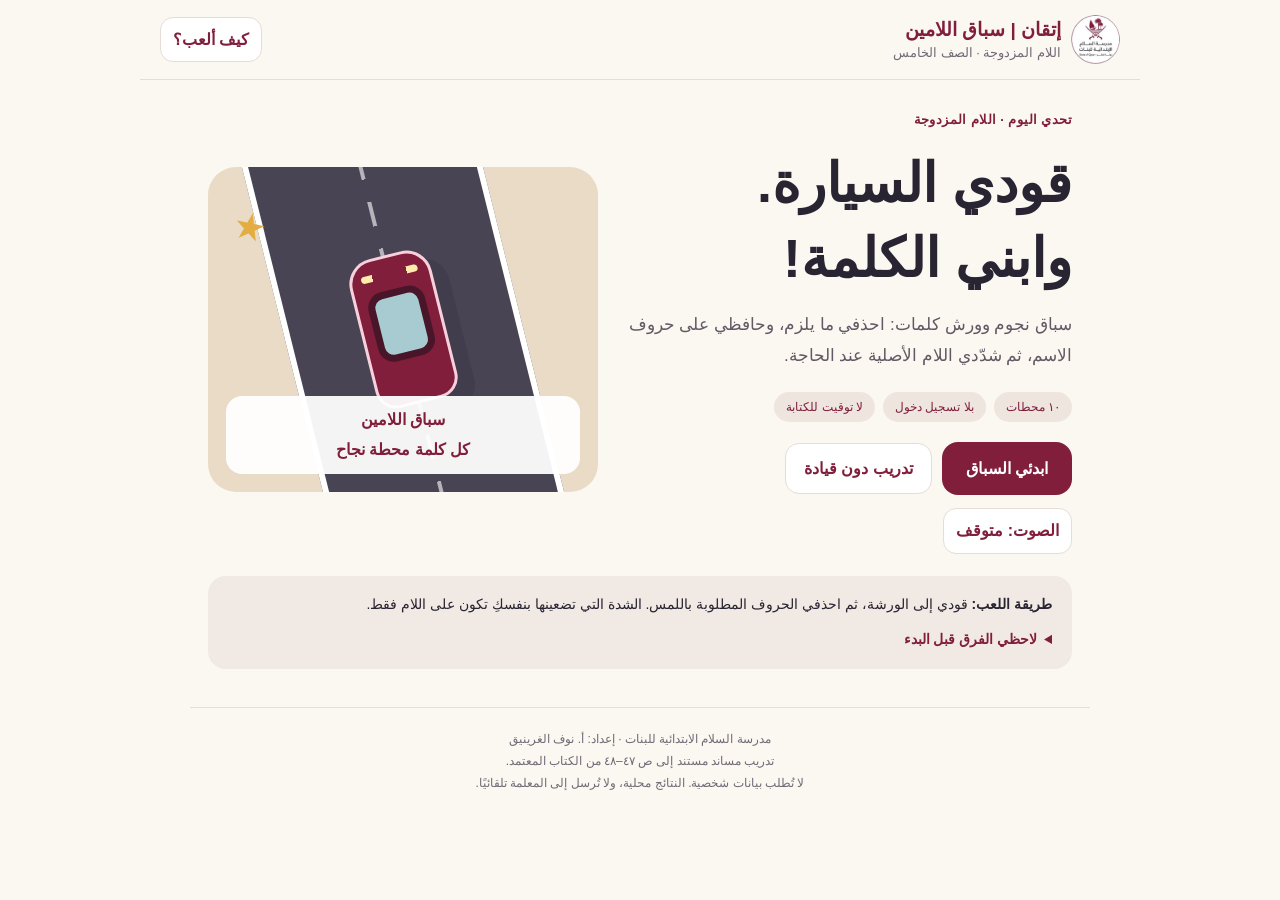
<file: lam-race.html>
<!doctype html>
<html lang="ar" dir="rtl"><head><meta charset="utf-8"><meta name="viewport" content="width=device-width,initial-scale=1,viewport-fit=cover"><meta name="theme-color" content="#801e3c"><meta name="robots" content="noindex,nofollow"><meta name="referrer" content="no-referrer"><meta name="description" content="سباق وتركيب كلمات لتدريب اللام المزدوجة: حذف ألف التعريف، أو حذف أل مع اللام الأصلية، ووضع الشدة على اللام المستهدفة فقط."><title>إتقان | سباق اللامين — التدريب المصحح</title><style>
:root{--wine:#801e3c;--deep:#38152a;--paper:#fbf7f1;--ink:#292536;--muted:#726b77;--gold:#ba8944;--line:#e7dcd7;--green:#24644d}*{box-sizing:border-box}body{margin:0;background:var(--paper);color:var(--ink);font-family:Tahoma,Arial,sans-serif;line-height:1.85}button,input{font:inherit}button{cursor:pointer;touch-action:manipulation;-webkit-tap-highlight-color:transparent}button:focus-visible,a:focus-visible{outline:3px solid #bb8730;outline-offset:4px}button:disabled{cursor:default;opacity:.55}header{max-width:1000px;margin:auto;padding:15px 20px;display:flex;justify-content:space-between;gap:12px;align-items:center;border-bottom:1px solid var(--line)}.brand{display:flex;gap:10px;align-items:center;line-height:1.45}.mark{width:44px;height:44px;display:grid;place-items:center;background:var(--wine);color:white;border-radius:15px;font-size:28px}.brand strong{font-size:19px;color:var(--wine)}small,.muted{color:var(--muted);font-size:13px}.brand small{display:block}.quiet{border:1px solid var(--line);background:white;border-radius:13px;padding:7px 12px;color:var(--wine);font-weight:bold;min-height:43px}.actions{display:flex;gap:8px;flex-wrap:wrap}main{max-width:900px;margin:auto;padding:24px 18px 38px}.intro{display:grid;grid-template-columns:1.15fr 1fr;gap:26px;align-items:center}.eyebrow{color:var(--wine);font-size:13px;font-weight:bold;letter-spacing:.4px}h1{font-size:clamp(32px,7vw,54px);line-height:1.4;margin:12px 0;font-weight:800}h2{font-size:clamp(22px,5vw,29px);line-height:1.5;margin:10px 0}h3{font-size:19px;margin:12px 0 4px}p{margin:8px 0}.lead{font-size:17px;color:#625965}.primary{background:var(--wine);color:white;border:0;border-radius:16px;padding:12px 24px;font-weight:bold;min-height:52px}.secondary{border:1px solid var(--line);background:white;border-radius:14px;padding:10px 18px;font-weight:bold;color:var(--wine);min-height:48px}.row{display:flex;align-items:center;gap:10px;flex-wrap:wrap}.badges{display:flex;gap:8px;flex-wrap:wrap;margin:20px 0}.badge{background:#efe5df;border-radius:999px;padding:4px 12px;font-size:12px;color:var(--wine)}.card{background:white;border:1px solid var(--line);border-radius:24px;padding:23px;box-shadow:0 8px 24px #48213905}.road-art{position:relative;min-height:325px;border-radius:28px;background:#eadbc6;overflow:hidden;display:grid;place-items:center}.road-art:before{content:"";position:absolute;inset:-60px 20%;background:#484454;transform:rotate(-14deg);border-inline:6px solid white}.road-art:after{content:"";position:absolute;top:-20%;bottom:-20%;left:49%;width:4px;background:repeating-linear-gradient(180deg,#fff9 0 25px,transparent 25px 48px);transform:rotate(-14deg)}.car-icon{position:relative;z-index:1;width:84px;height:152px;transform:rotate(-14deg);border-radius:26px 26px 21px 21px;background:var(--wine);border:3px solid #f6d0db;box-shadow:15px 12px 0 #28263633}.car-icon:before{content:"";position:absolute;inset:32px 10px 43px;background:#a7cbd1;border:7px solid #481529;border-radius:16px}.car-icon:after{content:"";position:absolute;left:10px;right:10px;top:13px;height:7px;background:linear-gradient(90deg,#ffecac 20%,transparent 20% 80%,#ffecac 80%);border-radius:5px}.art-label{position:absolute;bottom:18px;right:18px;left:18px;background:#fffffff0;z-index:2;text-align:center;border-radius:16px;padding:9px;font-weight:bold;color:var(--wine)}.art-star{position:absolute;z-index:2;top:27px;left:25px;font-size:37px;color:#e3ad42;transform:rotate(12deg)}.intro-help{margin-top:22px;background:#f1e9e3;padding:16px 20px;border-radius:18px;font-size:14px}.footer{text-align:center;font-size:12px;color:var(--muted);padding:20px;border-top:1px solid var(--line);max-width:900px;margin:auto}.hud{display:flex;align-items:center;justify-content:space-between;gap:12px;margin-bottom:14px}.score{color:var(--wine);font-weight:bold;background:#f1e3e8;padding:6px 15px;border-radius:13px}.progress{display:flex;gap:5px;flex:1;max-width:340px;direction:rtl}.progress i{display:block;flex:1;height:7px;border-radius:5px;background:#e9ded9}.progress i.done{background:var(--wine)}.progress i.current{background:var(--gold)}.stage-top{text-align:center}.stage-top p{color:var(--muted);font-size:14px}.race-wrap{max-width:420px;margin:15px auto;position:relative;border-radius:24px;overflow:hidden;background:#4a4654;border:5px solid white;box-shadow:0 8px 25px #33112418}canvas{display:block;width:100%;height:auto;aspect-ratio:400/430;touch-action:none}.race-label{position:absolute;top:12px;left:12px;right:12px;text-align:center;pointer-events:none}.race-label span{background:#ffffffed;color:var(--wine);border-radius:999px;padding:5px 12px;font-size:13px;font-weight:bold}.drive-controls{display:flex;justify-content:space-between;gap:15px;max-width:420px;margin:auto;direction:ltr}.drive-controls button{flex:1;font-size:25px;min-height:54px;background:white;border:1px solid var(--line);border-radius:17px;color:var(--wine)}.center{text-align:center}.pit{max-width:680px;margin:auto}.word-sample{display:flex;align-items:center;justify-content:center;gap:12px;flex-wrap:wrap;margin:20px 0}.word-sample .original{font-size:29px;font-weight:bold;background:#f7f0e8;border:1px solid #e6d5c1;border-radius:16px;padding:7px 23px;min-width:130px;text-align:center}.word-sample .action-label{font-size:15px;color:var(--wine)}.tiles{display:flex;justify-content:center;flex-wrap:wrap;gap:7px;direction:rtl;margin:15px 0}.tile{position:relative;min-width:48px;min-height:59px;border:2px solid #dacbc5;border-radius:14px;background:#fff9f0;font-size:30px;color:var(--deep);line-height:1.8;box-shadow:0 4px 0 #eadfd7}.tile.first{background:#f2dde4;border-color:#b9778e}.tile.marked{border-color:var(--green);background:#eaf4ed}.tools{display:flex;gap:8px;justify-content:center;flex-wrap:wrap;margin:14px 0}.tool{border:1px solid var(--line);border-radius:12px;background:#fff;padding:6px 13px;font-size:14px;min-height:42px}.tool.active{background:var(--deep);color:#fff;border-color:var(--deep)}.joined{border:1px dashed #c7afa4;border-radius:16px;padding:12px;text-align:center;background:#faf7f2;margin:15px 0}.joined small{display:block}.joined b{font-size:35px;line-height:1.65;direction:rtl;unicode-bidi:isolate;display:block}.hint{padding:12px 16px;background:#fff5d9;color:#625021;border-radius:14px;font-size:14px;margin-top:12px}.feedback{padding:13px 16px;border-radius:15px;margin-top:15px;border:1px solid var(--line)}.feedback.good{background:#eff7f0;color:#245640;border-color:#d2e5d6}.feedback.bad{background:#fff1ee;color:#963f31;border-color:#f0d4cd}.correct-word{font-size:31px;font-weight:bold;display:block}.pit-buttons{display:flex;gap:9px;flex-wrap:wrap;margin-top:18px}.pit-buttons .primary{flex:1}.result-grid{display:grid;grid-template-columns:repeat(2,1fr);gap:12px;margin:20px 0}.stat{background:#faf4ef;border-radius:17px;text-align:center;padding:17px}.stat b{display:block;font-size:32px;color:var(--wine);line-height:1.5}.stat span{font-size:13px}.result-list{padding:0;list-style:none;margin:10px 0}.result-list li{padding:9px 0;border-bottom:1px solid var(--line);display:flex;justify-content:space-between;gap:12px}.tag{font-size:12px;background:#f4ece7;border-radius:9px;padding:2px 8px}.result-list b{font-size:21px}dialog{border:1px solid var(--line);border-radius:22px;max-width:580px;width:calc(100% - 30px);padding:24px;color:var(--ink);font-family:inherit;line-height:1.9}dialog::backdrop{background:#23162099}.rules-example{font-size:25px;display:block;background:#f5eee6;padding:7px 15px;border-radius:12px;text-align:center;margin:9px 0}.warning{font-size:13px;background:#fff2d1;padding:9px 15px;border-radius:12px}.finish-icon{width:85px;height:85px;margin:auto;display:grid;place-items:center;color:var(--gold);font-size:50px;background:#fff2cd;border-radius:50%}.sr-only{position:absolute;width:1px;height:1px;margin:-1px;clip:rect(0,0,0,0);overflow:hidden}#shareText{width:100%;min-height:140px;border:1px solid var(--line);border-radius:12px;padding:12px;line-height:1.8;font-family:inherit}.bounce{animation:bounce .45s}@keyframes bounce{50%{transform:scale(1.025)}}@media(max-width:650px){header{padding:12px 14px}.brand strong{font-size:17px}.brand small{font-size:11px}main{padding:19px 14px 28px}.intro{grid-template-columns:1fr;gap:18px}.road-art{min-height:165px}.car-icon{height:115px;width:64px}.car-icon:before{inset:23px 8px 28px;border-width:5px}.art-label{font-size:13px;bottom:12px;left:12px;right:auto;max-width:47%;padding:7px}.intro h1{font-size:35px}.lead{font-size:16px}.card{padding:19px 16px}.tile{min-width:43px;min-height:56px;font-size:27px}.tiles{gap:6px}.pit-buttons .secondary{font-size:13px;padding:10px 12px}.progress{max-width:200px}.stage-top h2{margin:5px 0}.hud{margin-bottom:12px}.race-wrap{max-width:340px}small{font-size:12px}}@media(prefers-reduced-motion:reduce){*{animation:none!important;scroll-behavior:auto!important}}

:root{--ink:#282432}html{scroll-behavior:smooth}body{font-size:16px}main{min-height:65vh}button{white-space:normal}h1,h2,h3,p,button,small,summary{overflow-wrap:anywhere}.school-logo{width:49px;height:49px;object-fit:contain;border-radius:50%;background:white}.top-badge{font-size:11px;color:var(--muted)}.prefix{background:#f4e2e9;color:var(--wine);padding:3px 14px;border-radius:12px;font-size:28px;font-weight:bold}.ready-note{padding:12px 16px;background:#edf4f0;color:#2d5f4b;border-radius:14px;font-size:14px;margin:14px 0}.tile{display:flex;flex-direction:column;align-items:center;justify-content:center;padding:4px 8px;min-width:52px;min-height:69px;line-height:1.65}.tile small{font-size:10px;color:#74656c;font-weight:normal;line-height:1.4;max-width:70px}.tile.article{background:#f4ebdb;border-color:#ceba90}.tile.root-start{border-color:#739786;background:#f0f7f2}.tile.removed{opacity:.50;box-shadow:none;border-style:dashed}.tile.removed .glyph{text-decoration:line-through;text-decoration-thickness:3px;color:#933a41}.tile .glyph{font-size:31px;min-width:25px}.tile.locked{background:#f7f4f1;box-shadow:none}.tile:disabled{opacity:.85}.token-legend{display:flex;gap:10px;flex-wrap:wrap;justify-content:center;font-size:12px;color:var(--muted);margin:9px 0}.token-legend span:before{content:' ';display:inline-block;width:9px;height:9px;margin-inline-end:5px;border-radius:50%;background:#b9778e}.token-legend span:nth-child(2):before{background:#c6b080}.token-legend span:nth-child(3):before{background:#739786}.joined b{min-height:50px}.track-progress{height:6px;border-radius:7px;background:#dec9b8;max-width:420px;margin:10px auto}.track-progress i{display:block;height:6px;border-radius:7px;background:var(--wine);width:0}.rule-block{border-inline-start:4px solid var(--gold);background:#fff;padding:14px 17px;border-radius:14px;margin:12px 0}.rule-line{font-size:25px;font-weight:bold;color:var(--wine);line-height:1.8}.sr-only{width:1px!important;height:1px!important}#live{min-height:0}.check-facts{display:grid;grid-template-columns:1fr 1fr;gap:10px;margin:14px 0}.check-facts div{border:1px solid var(--line);border-radius:13px;padding:10px 13px;font-size:13px}.check-facts b{display:block;color:var(--wine)}.result-list li{align-items:center}.direction-example{direction:rtl;unicode-bidi:isolate;display:inline-block}.point-note{font-size:12px;color:var(--muted)}.resume-note{font-size:13px;color:var(--muted);margin:10px 0}.notice-bar{font-size:12px;text-align:center;background:#ede2d8;padding:5px 12px}.pit{scroll-margin-top:15px}.pit h2{font-size:27px}.race-score{display:flex;justify-content:space-between;max-width:420px;margin:10px auto;color:var(--wine);font-size:13px;font-weight:bold}.stage-top{margin-bottom:8px}.ready-note b{color:#254b3b}.wave{display:inline-block}.route-summary{font-size:14px;text-align:center}.result-word{direction:rtl;unicode-bidi:isolate}.intro-help details{margin-top:9px}.intro-help summary{cursor:pointer;font-weight:bold;color:var(--wine)}@media(max-width:650px){.tile{min-width:43px;min-height:62px;padding:4px 6px}.tile .glyph{font-size:28px}.tile small{font-size:9px;max-width:56px}.check-facts{grid-template-columns:1fr}.hud{gap:7px}.score{padding:5px 10px;font-size:14px}.progress{max-width:120px}.pit h2{font-size:24px}.intro-help{padding:13px 15px}.top-badge{display:none}.rule-line{font-size:22px}.word-sample{gap:7px;margin:12px 0}.word-sample .original{font-size:28px}.tools{margin:10px 0}.card{border-radius:20px}.result-list li{flex-wrap:wrap}}

.tiles{flex-wrap:nowrap;align-items:stretch;gap:5px}.tiles>.tile{min-width:0;width:58px;padding:4px 5px;flex:0 1 58px}.tiles>.tile small{max-width:100%;font-size:9px;overflow-wrap:normal}.fixed-tail{display:flex;flex-direction:column;align-items:center;justify-content:center;font-size:28px;padding:4px 7px;min-width:42px;border:1px solid #dfd4cf;border-radius:13px;background:#f6f3ef;line-height:1.8;white-space:nowrap}.fixed-tail small{font-size:9px;color:#74656c;font-family:Tahoma,Arial,sans-serif}.tiles>.tile .glyph{font-size:29px}@media(max-width:360px){.tiles>.tile{flex-basis:43px}.tiles>.tile small{font-size:8px}.fixed-tail{font-size:24px;padding:4px 5px}.tiles>.tile .glyph{font-size:27px}}
</style></head><body>
<header><div class="brand"><img class="school-logo" src="[data-uri]" alt="شعار مدرسة السلام"><div><strong>إتقان | سباق اللامين</strong><small>اللام المزدوجة · الصف الخامس</small></div></div><button class="quiet" id="helpBtn">كيف ألعب؟</button></header>
<main id="app"><h1>إتقان | سباق اللامين</h1><p>جارٍ فتح اللعبة…</p><noscript>يلزم تفعيل JavaScript لتشغيل اللعبة.</noscript></main>
<footer class="footer">مدرسة السلام الابتدائية للبنات · إعداد: أ. نوف الغرينيق<br>تدريب مساند مستند إلى ص ٤٧–٤٨ من الكتاب المعتمد.<br>لا تُطلب بيانات شخصية. النتائج محلية، ولا تُرسل إلى المعلمة تلقائيًا.</footer>
<dialog id="help"><div class="row" style="justify-content:space-between"><h2>كيف ألعب؟</h2><button class="quiet" id="closeHelp">إغلاق</button></div><p>قودي السيارة بالسهمين أو بلمس المسار، واجمعي النجوم حتى تصلي إلى ورشة الكلمات.</p><p>في الورشة: اختاري الممحاة، ثم المسِي الحرف الزائد لحذفه. يمكنكِ لمس الحرف المحذوف ثانيةً لاستعادته.</p><p>في الكلمات التي يبدأ اسمها الأصلي بلام، استخدمي أداة الشدة على اللام الأصلية فقط. ضبط بقية الحروف جاهز ولا يُطلب منكِ تعديله.</p><p>يمكنكِ اختيار «تدريب دون قيادة». لا يوجد مؤقت للكتابة، ولا تُخصم نقاط اللغة عند الاصطدام.</p><div class="hint">للأسرة: دعي ابنتكِ تُركّب الكلمة بنفسها. قدّمي التشجيع ووضّحي طريقة اللعب دون إملاء الحل.</div></dialog>
<div id="live" class="sr-only" role="status" aria-live="polite"></div>
<script>
'use strict';
// Static, offline-capable practice. No names, authentication or network requests.
const $=s=>document.querySelector(s),app=$('#app');
const digits=n=>String(n).replace(/[0-9]/g,d=>'٠١٢٣٤٥٦٧٨٩'[d]);
const KEY='itqan-lam-corrected-2026-09-v3';
const levels=[
 {id:'river',word:'النَّهْر',stem:'نهر',body:['نَّ','هْ','رِ'],full:'لِلنَّهْرِ',originalLam:false,group:'ألاحظ وأبني',example:'لِلنَّهْرِ مياهٌ عذبةٌ.'},
 {id:'night',word:'اللَّيْل',stem:'ليل',body:['لَ','يْ','لِ'],full:'لِلَّيْلِ',originalLam:true,group:'ألاحظ وأبني',example:'لِلَّيْلِ هدوءٌ جميلٌ.'},
 {id:'trees',word:'الشَّجَر',stem:'شجر',body:['شَّ','جَ','رِ'],full:'لِلشَّجَرِ',originalLam:false,group:'أتدرّب',example:'لِلشَّجَرِ فوائدُ كثيرةٌ.'},
 {id:'play',word:'اللَّعِب',stem:'لعب',body:['لَ','عِ','بِ'],full:'لِلَّعِبِ',originalLam:true,group:'أتدرّب',example:'لِلَّعِبِ وقتٌ محددٌ.'},
 {id:'time',word:'الزَّمَن',stem:'زمن',body:['زَّ','مَ','نِ'],full:'لِلزَّمَنِ',originalLam:false,group:'أتدرّب',example:'لِلزَّمَنِ قيمةٌ.'},
 {id:'lemon',word:'اللَّيْمُون',stem:'ليمون',body:['لَ','يْ','مُ','و','نِ'],full:'لِلَّيْمُونِ',originalLam:true,group:'أثبت المهارة',example:'لِلَّيْمُونِ طعمٌ حامضٌ.'},
 {id:'rooster',word:'الدِّيك',stem:'ديك',body:['دِّ','ي','كِ'],full:'لِلدِّيكِ',originalLam:false,group:'أثبت المهارة',example:'لِلدِّيكِ صوتٌ معروفٌ.'},
 {id:'tongue',word:'اللِّسَان',stem:'لسان',body:['لِ','سَ','ا','نِ'],full:'لِلِّسَانِ',originalLam:true,group:'أثبت المهارة',example:'لِلِّسَانِ دورٌ في الكلام.'},
 {id:'almond',word:'اللَّوْز',stem:'لوز',body:['لَ','وْ','زِ'],full:'لِلَّوْزِ',originalLam:true,group:'أطبّق دون تلميح',independent:true,example:'لِلَّوْزِ طعمٌ طيبٌ.'},
 {id:'tree',word:'الشَّجَرَة',stem:'شجرة',body:['شَّ','جَ','رَ','ةِ'],full:'لِلشَّجَرَةِ',originalLam:false,group:'أطبّق دون تلميح',independent:true,example:'لِلشَّجَرَةِ أغصانٌ.'}
];
const initial=()=>({version:3,index:0,answers:[],score:0,gameStars:0});
let state=initial(),stage='intro',tiles=[],mode='erase',attempt=0,hinted=false,done=false,hadMisstep=false,firstRecord=null,levelIndex=0;
let storageOK=true,skipRace=false,sound=false,audio=null,race=null,raf=0,paused=false;
const clean=s=>String(s).normalize('NFC').replace(/[\u064b-\u065f\u0670\u0640]/g,'');
const escaped=s=>String(s).replace(/[&<>"']/g,c=>({'&':'&amp;','<':'&lt;','>':'&gt;','"':'&quot;',"'":'&#39;'}[c]));
const active=()=>levels[levelIndex];
const expectIds=l=>[0,...(l.originalLam?[]:[2]),...l.body.map((_,i)=>i+3)];
function freshTiles(l){return [{id:0,c:'ل',marks:'ِ',role:'jar',removed:false,sh:false},{id:1,c:'ا',marks:'',role:'alif',removed:false,sh:false},{id:2,c:'ل',marks:'',role:'article',removed:false,sh:false},...l.body.map((g,i)=>({id:i+3,c:Array.from(g)[0],marks:Array.from(g).slice(1).join(''),role:i===0?'stem-start':'stem',removed:false,sh:false}))];}
function verify(l,ts){const kept=ts.filter(t=>!t.removed),ids=expectIds(l);const letters=kept.length===ids.length&&kept.every((t,i)=>t.id===ids[i]);const shadda=kept.every(t=>t.sh===(l.originalLam&&t.id===3));return {letters,shadda,correct:letters&&shadda};}
function joinedWord(ts){return ts.filter(t=>!t.removed).map(t=>t.c+(t.sh?'ّ':'')+t.marks).join('').normalize('NFC');}
function save(){try{localStorage.setItem(KEY,JSON.stringify(state));}catch{storageOK=false;}}
function load(){try{const x=JSON.parse(localStorage.getItem(KEY)||'null');if(x?.version===3&&Number.isInteger(x.index)&&x.index>=0&&x.index<=levels.length&&Array.isArray(x.answers)&&x.answers.length===x.index&&x.answers.every((a,i)=>a.id===levels[i].id&&[5,7,10].includes(a.earned)&&Number.isInteger(a.attempts)&&a.attempts>0)){state=x;state.score=x.answers.reduce((s,a)=>s+a.earned,0);state.gameStars=Number.isFinite(x.gameStars)?Math.max(0,x.gameStars):0;}}catch{storageOK=false;}}
function tone(good=true){if(!sound)return;try{audio=audio||new(window.AudioContext||window.webkitAudioContext)();audio.resume();const o=audio.createOscillator(),g=audio.createGain();o.connect(g);g.connect(audio.destination);o.frequency.value=good?640:310;g.gain.setValueAtTime(.07,audio.currentTime);g.gain.exponentialRampToValueAtTime(.001,audio.currentTime+.17);o.start();o.stop(audio.currentTime+.19);}catch{}}
function rules(){return `<div class="rule-block"><b>إذا بدأ الاسم قبل «ال» بحرف غير اللام:</b><p>نحذف ألف «ال» فقط عند إضافة لام الجر، ونبقي لام التعريف.</p><div class="rule-line">النَّهْر ← لِلنَّهْرِ</div></div><div class="rule-block"><b>إذا بدأ الاسم قبل «ال» بحرف اللام:</b><p>نحذف «ال» عند إضافة لام الجر، ونبقي اللام الأصلية. تكون الشدة على اللام الثانية.</p><div class="rule-line">اللَّيْل ← لِلَّيْلِ</div></div><p><b>في الحالتين نكتب لامين في بداية الكلمة، لا ثلاث لامات.</b></p><p class="muted">ضبط الحروف الأخرى معروض جاهزًا؛ لا تُطالَب الطالبة بوضع الشدة على النون أو الشين أو غيرهما. هذا تدريب على الفرق في الحذف وعلى تشديد اللام الأصلية.</p>`;}
function intro(){cancelAnimationFrame(raf);stage='intro';race=null;const canResume=state.index>0&&state.index<levels.length;app.innerHTML=`<section class="intro"><div><span class="eyebrow">تحدي اليوم · اللام المزدوجة</span><h1>قودي السيارة.<br>وابني الكلمة!</h1><p class="lead">سباق نجوم وورش كلمات: احذفي ما يلزم، وحافظي على حروف الاسم، ثم شدّدي اللام الأصلية عند الحاجة.</p><div class="badges"><span class="badge">١٠ محطات</span><span class="badge">بلا تسجيل دخول</span><span class="badge">لا توقيت للكتابة</span></div><div class="row"><button class="primary" id="start">${canResume?'أكملي السباق':'ابدئي السباق'}</button><button class="secondary" id="calm">تدريب دون قيادة</button></div><div class="row" style="margin-top:13px"><button class="quiet" id="sound">الصوت: ${sound?'يعمل':'متوقف'}</button>${state.index>0?'<button class="quiet" id="restart">ابدئي من جديد</button>':''}${state.index===levels.length?'<button class="quiet" id="lastResult">نتيجة الرحلة السابقة</button>':''}</div>${canResume?`<p class="resume-note">حُفظت ${digits(state.index)} محطات. يمكنكِ المتابعة على هذا المتصفح.</p>`:''}</div><div class="road-art" aria-hidden="true"><span class="art-star">★</span><div class="car-icon"></div><div class="art-label">سباق اللامين<br>كل كلمة محطة نجاح</div></div></section><div class="intro-help"><strong>طريقة اللعب:</strong> قودي إلى الورشة، ثم احذفي الحروف المطلوبة باللمس. الشدة التي تضعينها بنفسكِ تكون على اللام فقط.<details><summary>لاحظي الفرق قبل البدء</summary>${rules()}</details></div>${!storageOK?'<p class="warning">الحفظ غير متاح هنا. يمكنكِ إكمال اللعب دون إغلاق الصفحة.</p>':''}`;$('#start').onclick=()=>{skipRace=false;begin();};$('#calm').onclick=()=>{skipRace=true;begin();};$('#sound').onclick=()=>{sound=!sound;intro();};if($('#restart'))$('#restart').onclick=()=>{if(confirm('هل تبدئين جولة جديدة؟ ستُمسح نتيجة هذه الجولة فقط.')){state=initial();save();intro();}};if($('#lastResult'))$('#lastResult').onclick=finish;}
function begin(){if(state.index>=levels.length){state=initial();save();}nextStage();}
function hud(){return `<div class="hud"><span class="eyebrow">المحطة ${digits(Math.min(state.index+1,levels.length))} / ${digits(levels.length)}</span><div class="progress" aria-label="محطات الرحلة">${levels.map((_,i)=>`<i class="${i<state.index?'done':i===state.index?'current':''}"></i>`).join('')}</div><span class="score">${digits(state.score)} نقطة</span></div>`;}
function nextStage(){window.scrollTo(0,0);if(state.index>=levels.length){finish();return;}levelIndex=state.index;if(skipRace||active().independent)workshop();else drive();}
function drive(){stage='race';paused=document.hidden;app.innerHTML=hud()+`<div class="stage-top"><span class="eyebrow">${active().group}</span><h2>إلى ورشة الكلمات!</h2><p>بدّلي المسار، واجمعي النجوم، وتجنبي الحواجز.</p></div><div class="race-wrap"><canvas id="road" width="400" height="430" role="img" aria-label="طريق السباق. استخدمي زري اليمين واليسار أسفل الطريق."></canvas><div class="race-label"><span id="collected">النجوم: ٠</span></div></div><div class="track-progress" aria-label="المسافة إلى الورشة"><i id="roadProgress"></i></div><div class="drive-controls"><button id="left" aria-label="قودي إلى اليسار">←</button><button id="right" aria-label="قودي إلى اليمين">→</button></div><div class="row center" style="justify-content:center;margin-top:13px"><button class="quiet" id="pauseRace">إيقاف مؤقت</button><button class="quiet" id="skip">إلى ورشة الكلمات</button></div><p class="point-note center">نجوم السباق للمتعة فقط؛ نقاط التدريب تُحسب من بناء الكلمات.</p>`;race={x:200,lane:1,elapsed:0,last:0,spawn:0,objects:[],stars:0,hit:0,count:0,duration:13};$('#left').onclick=()=>steer(-1);$('#right').onclick=()=>steer(1);$('#skip').onclick=enterWorkshop;$('#pauseRace').onclick=()=>{paused=!paused;if(race)race.last=0;$('#pauseRace').textContent=paused?'أكملي السباق':'إيقاف مؤقت';};const c=$('#road');function point(ev){if(!race||paused)return;const r=c.getBoundingClientRect(),x=(ev.clientX-r.left)/r.width*400;race.lane=x<155?0:x>245?2:1;}c.addEventListener('pointerdown',ev=>{try{c.setPointerCapture(ev.pointerId);}catch{}point(ev);});c.addEventListener('pointermove',ev=>{if(ev.buttons||ev.pressure)point(ev);});raf=requestAnimationFrame(frame);}
function steer(d){if(race&&stage==='race'&&!paused)race.lane=Math.max(0,Math.min(2,race.lane+d));}
function enterWorkshop(){if(race)state.gameStars+=race.stars;workshop();}
function round(g,x,y,w,h,r,c){g.fillStyle=c;g.beginPath();if(g.roundRect)g.roundRect(x,y,w,h,r);else g.rect(x,y,w,h);g.fill();}
function star(g,x,y){g.save();g.translate(x,y);g.beginPath();for(let i=0;i<10;i++){const a=-Math.PI/2+i*Math.PI/5,r=i%2?9:20;g.lineTo(Math.cos(a)*r,Math.sin(a)*r);}g.closePath();g.fillStyle='#ffdc76';g.fill();g.strokeStyle='#bc8332';g.lineWidth=3;g.stroke();g.restore();}
function frame(t){if(stage!=='race'||!$('#road')||!race)return;const r=race,dt=r.last?Math.min((t-r.last)/1000,.045):0;r.last=t;if(paused){raf=requestAnimationFrame(frame);return;}r.elapsed+=dt;r.spawn+=dt;r.hit=Math.max(0,r.hit-dt);r.x+=([105,200,295][r.lane]-r.x)*Math.min(1,dt*12);if(r.spawn>1.35){r.spawn=0;r.count++;r.objects.push({x:[105,200,295][(r.count+levelIndex)%3],y:-20,star:r.count%3!==0});}const g=$('#road').getContext('2d');if(!g){enterWorkshop();return;}g.fillStyle='#e5d4b8';g.fillRect(0,0,400,430);g.fillStyle='#524b5b';g.fillRect(49,0,302,430);g.fillStyle='#fff7e8';g.fillRect(46,0,5,430);g.fillRect(349,0,5,430);for(let y=(r.elapsed*95)%65-65;y<430;y+=65){g.fillStyle='#d9cfbf';g.fillRect(151,y,3,30);g.fillRect(246,y,3,30);}for(let y=(r.elapsed*95)%90-90;y<430;y+=90){round(g,13,y,15,36,7,'#77936b');round(g,370,y+30,16,37,7,'#77936b');}r.objects.forEach(o=>{o.y+=dt*(r.hit?72:145);if(o.star)star(g,o.x,o.y);else{g.fillStyle='#cf8154';g.beginPath();g.moveTo(o.x,o.y-21);g.lineTo(o.x-17,o.y+17);g.lineTo(o.x+17,o.y+17);g.fill();round(g,o.x-10,o.y,20,6,2,'#fff3d7');}if(!o.used&&Math.abs(o.x-r.x)<32&&Math.abs(o.y-339)<36){o.used=true;if(o.star){r.stars++;tone();$('#collected').textContent='النجوم: '+digits(r.stars);}else r.hit=.65;}});r.objects=r.objects.filter(o=>!o.used&&o.y<470);g.save();g.translate(r.x,337);if(r.hit)g.globalAlpha=.65;round(g,-28,-37,56,92,15,'#30253055');round(g,-23,-47,46,88,15,'#8b2547');round(g,-16,-27,32,44,10,'#d8b08e');round(g,-13,-25,26,20,7,'#aed1d8');round(g,-12,7,24,10,4,'#aed1d8');round(g,-18,-39,10,5,2,'#fff5b8');round(g,8,-39,10,5,2,'#fff5b8');round(g,-27,-22,5,18,2,'#24232c');round(g,22,-22,5,18,2,'#24232c');round(g,-27,18,5,15,2,'#24232c');round(g,22,18,5,15,2,'#24232c');g.restore();$('#roadProgress').style.width=Math.min(100,r.elapsed/r.duration*100)+'%';if(r.elapsed>=r.duration){enterWorkshop();return;}raf=requestAnimationFrame(frame);}
function setupTiles(){tiles=freshTiles(active());mode='erase';attempt=0;hinted=false;done=false;hadMisstep=false;firstRecord=null;}
function promptFor(l){return l.originalLam?'احذفي ما يلزم بعد إضافة لام الجر، ثم ضعي الشدة على اللام الأصلية.':'احذفي ما يلزم بعد إضافة لام الجر. ضبط الحروف الأخرى جاهز.';}
function workshop(){cancelAnimationFrame(raf);race=null;stage='workshop';levelIndex=state.index;setupTiles();const l=active();app.innerHTML=hud()+`<section class="pit card"><div class="stage-top"><span class="eyebrow">${l.group}</span><h2>ابني الكلمة الصحيحة</h2><p>${promptFor(l)}</p></div><div class="word-sample"><span class="action-label">لام الجر</span><b class="prefix">لِ</b><span aria-hidden="true">+</span><b class="original">${l.word}</b></div>${!l.independent?`<div class="ready-note">الاسم قبل «ال»: <b>${l.stem}</b>. ${levelIndex<2?(l.originalLam?'يبدأ بحرف اللام.':'لا يبدأ بحرف اللام.'):''}</div>`:'<p class="muted center">محاولة جديدة دون تلميح. خذي وقتكِ في التفكير.</p>'}<div class="tools"><button class="tool active" id="erase">ممحاة الحرف</button>${l.originalLam?'<button class="tool" id="shadda">شدة اللام ّ</button>':''}<button class="tool" id="resetWord">أعيدي التركيب</button></div><p class="small center" id="toolInstruction">المسي الحرف الزائد لحذفه، والمسيه ثانيةً لاستعادته.</p>${!l.independent?'<div class="token-legend"><span>لام الجر</span><span>«ال» التعريف</span><span>حروف الاسم</span></div>':''}<div class="tiles" id="tiles" aria-label="قطع الكلمة قبل الإصلاح"></div><div class="joined"><small>تركيبكِ قيد المراجعة</small><b id="joined" dir="rtl"></b></div><div class="pit-buttons"><button class="primary" id="check">تحققي من الكلمة</button>${!l.independent?'<button class="secondary" id="hint">أحتاج تلميحًا</button>':''}</div><div id="message" aria-live="polite"></div></section>`;$('#erase').onclick=()=>setMode('erase');if($('#shadda'))$('#shadda').onclick=()=>setMode('shadda');$('#check').onclick=check;$('#resetWord').onclick=()=>{if(done)return;hadMisstep=true;tiles=freshTiles(l);setMode('erase');renderTiles();$('#message').innerHTML='<p class="muted">أُعيدت القطع. حاولي البناء مرة أخرى.</p>';};if($('#hint'))$('#hint').onclick=()=>{if(done)return;hinted=true;$('#message').innerHTML=`<div class="hint">${l.originalLam?'احذفي ألف التعريف ولام التعريف. أبقي لام الجر واللام التي يبدأ بها الاسم، ثم ضعي الشدة على اللام الأصلية.':'احذفي ألف التعريف فقط. أبقي لام الجر ولام التعريف، ولا تغيّري حروف الاسم.'}</div>`;};renderTiles();window.scrollTo(0,0);}
function setMode(m){if(done)return;if(m==='shadda'&&!active().originalLam)return;mode=m;$('#erase').classList.toggle('active',m==='erase');if($('#shadda'))$('#shadda').classList.toggle('active',m==='shadda');$('#toolInstruction').textContent=m==='erase'?'المسي الحرف الزائد لحذفه، والمسيه ثانيةً لاستعادته.':'المسي اللام الأصلية لوضع الشدة عليها. لا تغيّري بقية الحروف.';}
function tileLabel(t){return t.role==='jar'?'لام الجر':t.role==='alif'?'ألف التعريف':t.role==='article'?'لام التعريف':t.role==='stem-start'?'أول الاسم':'';}
function renderTiles(){const l=active();$('#tiles').innerHTML=tiles.filter(t=>t.id<4).map((t,i)=>`<button class="tile ${!l.independent?(t.role==='jar'?'first':(t.role==='article'||t.role==='alif')?'article':t.role==='stem-start'?'root-start':''):''} ${t.sh?'marked':''} ${t.removed?'removed':''}" data-id="${t.id}" ${done?'disabled':''} aria-pressed="${t.removed?'true':'false'}" aria-label="${escaped(l.independent?'حرف '+t.c:tileLabel(t)||'حرف '+t.c)}${t.removed?'، محذوف':''}${t.sh?'، عليه شدة':''}"><span class="glyph">${t.c}${t.sh?'ّ':''}${t.marks}</span>${!l.independent&&tileLabel(t)?`<small>${tileLabel(t)}</small>`:''}</button>`).join('')+`<span class="fixed-tail" aria-label="بقية حروف الاسم">${tiles.filter(t=>t.id>=4).map(t=>t.c+t.marks).join('')}<small>بقية الاسم</small></span>`;$('#tiles').querySelectorAll('button').forEach(b=>b.onclick=()=>{if(done)return;const t=tiles.find(x=>x.id===Number(b.dataset.id));if(mode==='erase'){t.removed=!t.removed;const shouldDelete=t.id===1||(l.originalLam&&t.id===2);if(t.removed&&!shouldDelete)hadMisstep=true;}else{if(t.removed){$('#message').innerHTML='<p class="hint">أعيدي الحرف المحذوف أولًا باستخدام الممحاة.</p>';return;}if(t.c!=='ل'){hadMisstep=true;$('#message').innerHTML='<p class="hint">أداة الشدة هنا للام فقط. بقية الحروف مضبوطة وجاهزة.</p>';return;}t.sh=!t.sh;if(t.sh&&t.id!==3)hadMisstep=true;}renderTiles();});$('#joined').textContent=joinedWord(tiles)||'…';}
function check(){if(done)return;const l=active(),v=verify(l,tiles);attempt++;if(attempt===1)firstRecord={correct:v.correct,hinted,clean:v.correct&&!hinted&&!hadMisstep};if(!v.correct){tone(false);hadMisstep=true;let msg;if(!v.letters){const removedRequired=tiles.filter(t=>expectIds(l).includes(t.id)&&t.removed);if(removedRequired.some(t=>t.id>=3))msg='حُذف حرف من الاسم. أعيديه، ثم راجعي ما يجب حذفه من «ال». ';else if(removedRequired.some(t=>t.id===0))msg='لام الجر مطلوبة. أعيديها إلى بداية التركيب. ';else if(!l.originalLam&&tiles.find(t=>t.id===2).removed)msg='لام التعريف مطلوبة في هذه الكلمة. أعيديها وراجعي الألف. ';else msg=l.originalLam?'راجعي ألف التعريف ولام التعريف. يجب أن تبقى لام الجر وحروف الاسم.':'راجعي الألف. يجب أن تبقى لام الجر ولام التعريف وحروف الاسم.';}else msg='الحروف صحيحة. ضعي الشدة على اللام الأصلية؛ وهي اللام الثانية في الناتج.';if(l.independent&&attempt===1)msg='حُفظت محاولتكِ الأولى. يمكنكِ التصحيح الآن للتدريب. '+msg;$('#message').innerHTML=`<div class="feedback bad">${msg}</div>`;return;}
 done=true;tone();const earned=firstRecord.clean?10:(attempt<=2&&!hinted?7:5);const record={id:l.id,full:l.full,originalLam:l.originalLam,first:firstRecord.correct,firstWithoutHelp:firstRecord.clean,attempts:attempt,hinted,hadMisstep,independent:!!l.independent,earned};state.answers.push(record);state.index=state.answers.length;state.score=state.answers.reduce((s,a)=>s+a.earned,0);save();$('#check').disabled=true;$('#resetWord').disabled=true;if($('#hint'))$('#hint').disabled=true;$('#erase').disabled=true;if($('#shadda'))$('#shadda').disabled=true;renderTiles();$('#joined').textContent=l.full;$('#joined').previousElementSibling.textContent='كلمتكِ الصحيحة';$('#message').innerHTML=`<div class="feedback good bounce"><strong>أحسنتِ بناء الكلمة!</strong><span class="correct-word">${l.full}</span><p>${l.originalLam?'حذفتِ «ال» التعريف، وأبقيتِ لام الجر واللام الأصلية، ووضعتِ الشدة على اللام الثانية.':'حذفتِ ألف «ال» فقط، وأبقيتِ لام الجر ولام التعريف.'}</p><p><b>في بداية الكلمة لامان.</b> ${l.id==='night'?'اللام الأخيرة من «ليل» حرف أصلي في نهاية الاسم.':''}</p><p>${l.example}</p><small>أضيفت ${digits(earned)} نقاط تدريب.</small></div><button class="primary" id="next" style="width:100%;margin-top:15px">${state.index===levels.length?'شاهدي نتيجة رحلتكِ':'إلى المحطة التالية'}</button>${!storageOK?'<p class="warning">لم يتوفر الحفظ. أكملي الجولة دون إغلاق الصفحة.</p>':''}`;$('#next').onclick=nextStage;$('#live').textContent='بناء صحيح: '+l.full;}
function finish(){cancelAnimationFrame(raf);race=null;stage='finished';save();const fresh=state.answers.filter(a=>a.independent),without=fresh.filter(a=>a.firstWithoutHelp).length;const lam=state.answers.filter(a=>a.originalLam),other=state.answers.filter(a=>!a.originalLam);const direct=xs=>xs.filter(a=>a.firstWithoutHelp).length;app.innerHTML=`<section class="card pit"><div class="center"><div class="finish-icon">★</div><span class="eyebrow">اكتملت رحلة اللامين</span><h1 style="font-size:32px">بنيتِ الكلمات بنفسكِ!</h1><p>هذه نتيجة تدريبية؛ لا تكفي وحدها للحكم على إتقان المهارة.</p></div><div class="result-grid"><div class="stat"><b>${digits(state.score)}</b><span>نقاط التدريب من ١٠٠</span></div><div class="stat"><b>${digits(without)} / ٢</b><span>كلمات نجحتِ فيها من أول محاولة دون تلميح، في المحطتين الأخيرتين</span></div></div><div class="check-facts"><div><b>حذف الألف فقط</b>${digits(direct(other))} من ${digits(other.length)} بُنيت من أول محاولة دون مساعدة.</div><div><b>حذف «ال» وتشديد اللام الأصلية</b>${digits(direct(lam))} من ${digits(lam.length)} بُنيت من أول محاولة دون مساعدة.</div></div><div class="hint">${without===2?'نجحتِ في الكلمتين الأخيرتين دون تلميح. جرّبي الآن كلمة جديدة في دفترك.':'راجعي الفرق بين حذف الألف فقط وحذف «ال»، ثم جرّبي كلمة جديدة مع معلمتك.'}</div><h3>كلماتي بعد البناء</h3><ul class="result-list">${state.answers.map(a=>`<li><b class="result-word">${a.full}</b><span class="tag">${a.firstWithoutHelp?'من أول محاولة دون مساعدة':'بعد التدريب والتصحيح'}</span></li>`).join('')}</ul><details style="margin:18px 0"><summary>أتذكر القاعدة</summary>${rules()}</details><div class="row"><button class="primary" id="again">جولة جديدة</button><button class="secondary" id="share">نسخ ملخص النتيجة</button></div><p class="muted">النتيجة على هذا المتصفح فقط. لا تُرسل تلقائيًا إلى المدرسة، ولا تتضمن أسماءً أو بيانات شخصية.</p><div id="shareBox"></div></section>`;$('#again').onclick=()=>{state=initial();save();intro();};$('#share').onclick=async()=>{const txt=`إتقان | سباق اللامين\nأكملتُ ${digits(state.answers.length)} محطات.\nنقاط التدريب: ${digits(state.score)} من ١٠٠.\nالكلمتان الأخيرتان دون تلميح: ${digits(without)} من ٢.\nحذف الألف فقط: ${digits(direct(other))} من ${digits(other.length)} من أول محاولة.\nحذف «ال» وتشديد اللام الأصلية: ${digits(direct(lam))} من ${digits(lam.length)} من أول محاولة.\nنتيجة تدريبية وليست درجة مدرسية.`;try{if(!navigator.clipboard)throw Error('clipboard');await navigator.clipboard.writeText(txt);$('#share').textContent='تم نسخ الملخص';}catch{$('#shareBox').innerHTML='<p>حددي الملخص وانسخيه:</p><textarea id="shareText" readonly></textarea>';$('#shareText').value=txt;$('#shareText').select();}};window.scrollTo(0,0);}
let wasPaused=false;
$('#helpBtn').onclick=()=>{wasPaused=paused;paused=true;if(typeof $('#help').showModal==='function')$('#help').showModal();else $('#help').setAttribute('open','');};
$('#closeHelp').onclick=()=>{if(typeof $('#help').close==='function')$('#help').close();else{$('#help').removeAttribute('open');paused=wasPaused;}};
$('#help').addEventListener('close',()=>{paused=wasPaused||document.hidden;if(race)race.last=0;});
document.addEventListener('visibilitychange',()=>{if(document.hidden)paused=true;else if(stage==='race'&&!$('#help').open){paused=true;if($('#pauseRace'))$('#pauseRace').textContent='أكملي السباق';}if(race)race.last=0;});
document.addEventListener('keydown',ev=>{if(stage==='race'&&!$('#help').open){if(ev.key==='ArrowLeft'){ev.preventDefault();steer(-1);}if(ev.key==='ArrowRight'){ev.preventDefault();steer(1);}if(ev.key===' '){ev.preventDefault();$('#pauseRace')?.click();}}});
load();intro();

</script></body></html>
</file>
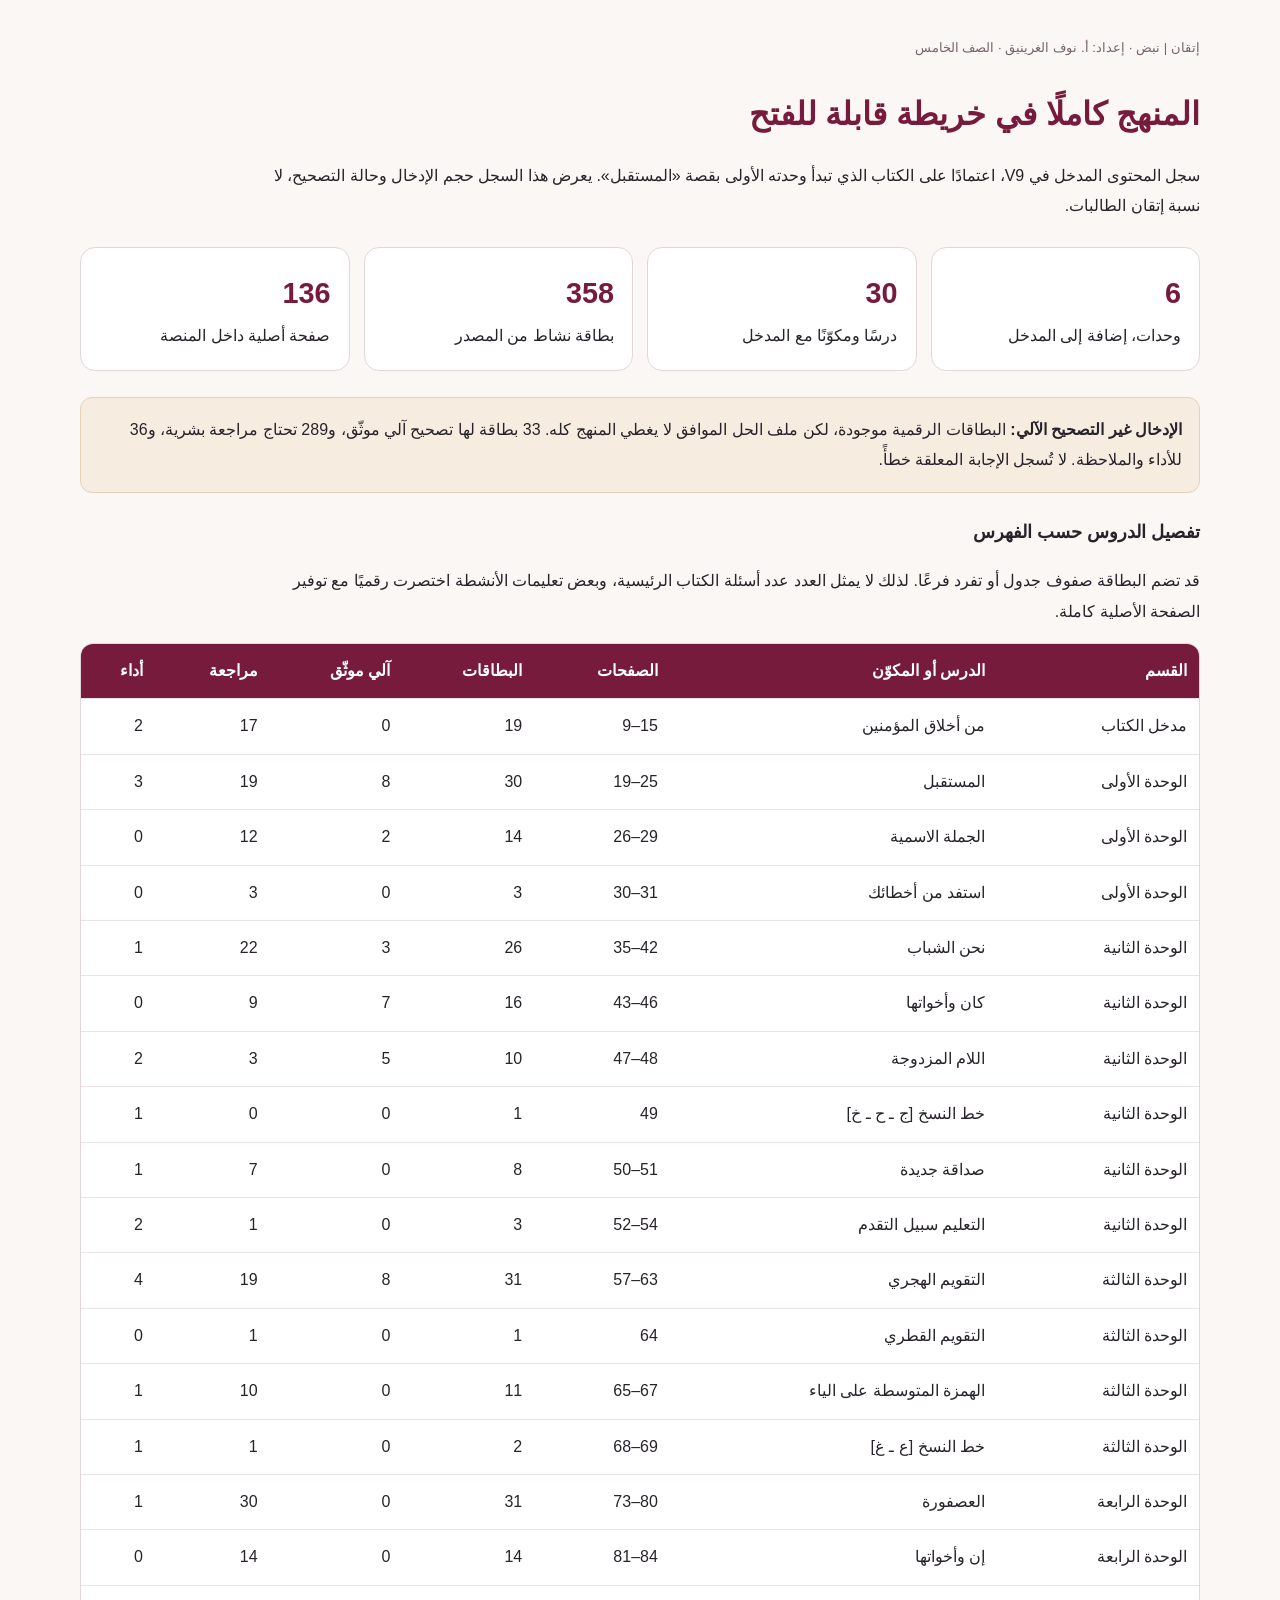
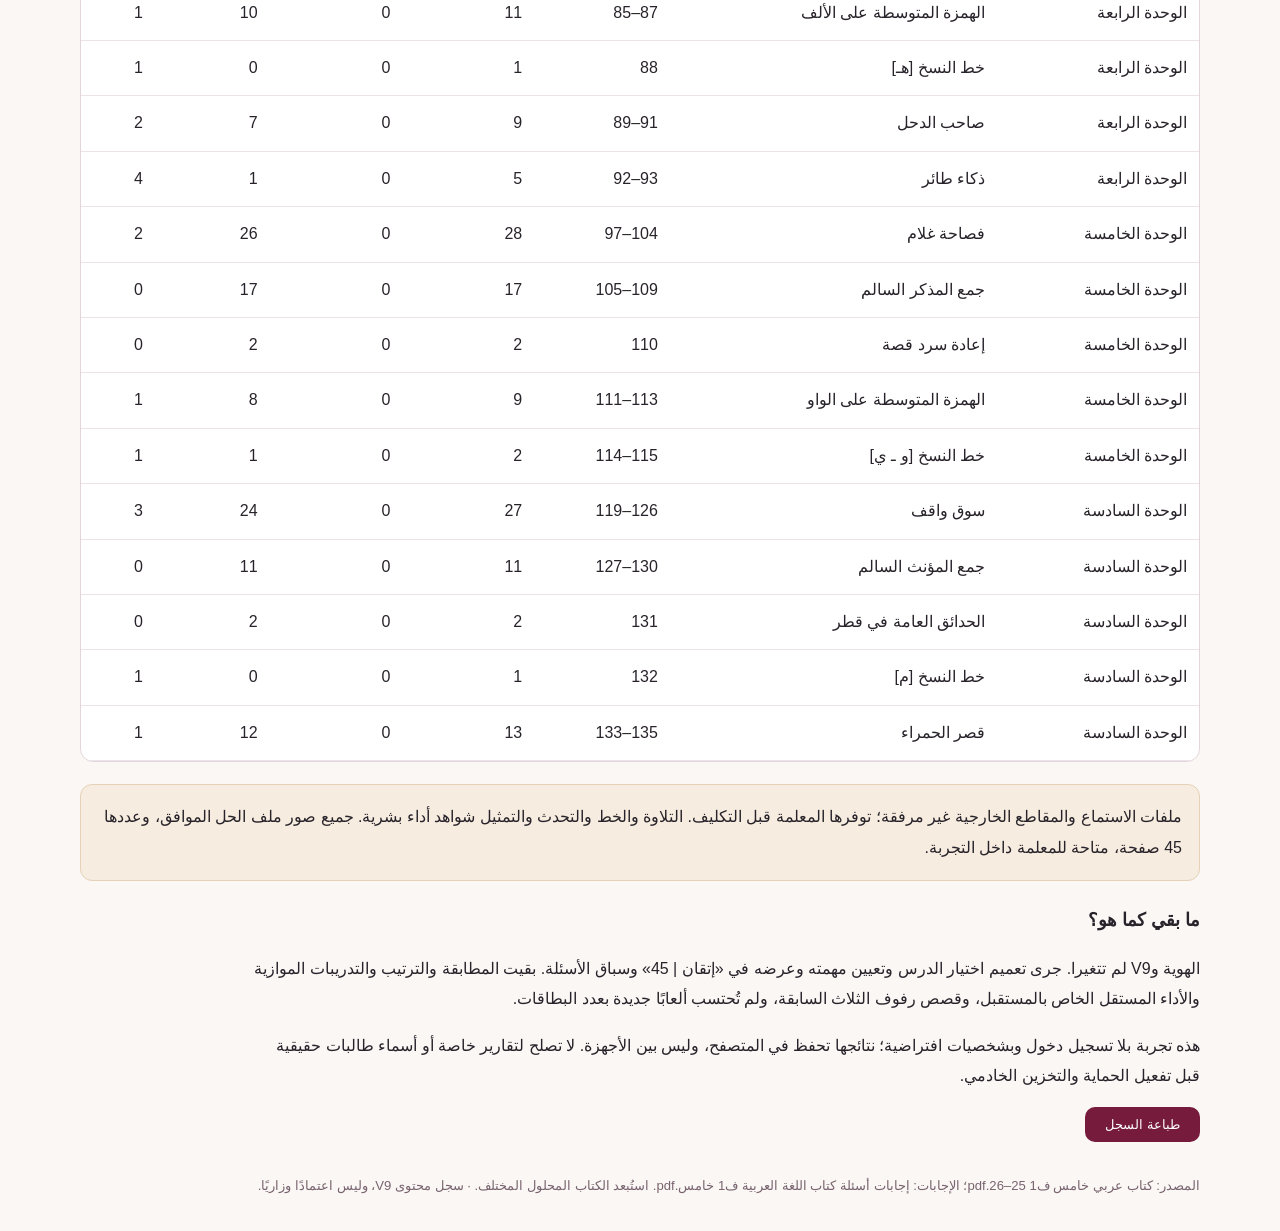
<file: docs/coverage.html>
<!doctype html><html lang="ar" dir="rtl"><head><meta charset="utf-8"><meta name="viewport" content="width=device-width,initial-scale=1"><title>سجل إدخال المنهج | إتقان</title><style>body{font-family:Tahoma,Arial,sans-serif;background:#faf7f5;color:#28232a;line-height:1.9;margin:0}main{max-width:1120px;padding:32px 22px;margin:auto}h1{color:#771b3d;margin-bottom:8px}h2{font-size:1.15rem}p{max-width:950px}small{color:#78636e}.stats{display:flex;flex-wrap:wrap;gap:14px;margin:26px 0}.stats div{background:#fff;border:1px solid #e2d6dc;border-radius:15px;padding:18px;flex:1;min-width:140px}.stats b{display:block;font-size:1.8rem;color:#771b3d}.notice{padding:17px;background:#f6ede0;border:1px solid #e5d1b7;border-radius:12px;margin:22px 0}.table-wrap{overflow:auto;border:1px solid #e2d6dc;border-radius:13px;background:white}table{width:100%;border-collapse:collapse}th,td{padding:12px;text-align:right;border-bottom:1px solid #ebe3e7;vertical-align:top}thead th{background:#771b3d;color:white;white-space:nowrap}tbody th{font-weight:normal}td:not(:first-child){font-variant-numeric:tabular-nums}button{padding:10px 20px;background:#771b3d;color:white;border:0;border-radius:10px;cursor:pointer;font-family:inherit}footer{margin-top:32px;font-size:.82rem;color:#78636e}@media print{button{display:none}body{background:white}main{padding:0}.table-wrap{overflow:visible;border:0}thead{display:table-header-group}tr{break-inside:avoid}th,td{padding:6px;font-size:10px}.stats div{padding:6px}h1{font-size:20px}}</style></head><body><main><small>إتقان | نبض · إعداد: أ. نوف الغرينيق · الصف الخامس</small><h1>المنهج كاملًا في خريطة قابلة للفتح</h1><p>سجل المحتوى المدخل في V9، اعتمادًا على الكتاب الذي تبدأ وحدته الأولى بقصة «المستقبل». يعرض هذا السجل حجم الإدخال وحالة التصحيح، لا نسبة إتقان الطالبات.</p><div class="stats"><div><b>6</b>وحدات، إضافة إلى المدخل</div><div><b>30</b>درسًا ومكوّنًا مع المدخل</div><div><b>358</b>بطاقة نشاط من المصدر</div><div><b>136</b>صفحة أصلية داخل المنصة</div></div><div class="notice"><strong>الإدخال غير التصحيح الآلي:</strong> البطاقات الرقمية موجودة، لكن ملف الحل الموافق لا يغطي المنهج كله. 33 بطاقة لها تصحيح آلي موثّق، و289 تحتاج مراجعة بشرية، و36 للأداء والملاحظة. لا تُسجل الإجابة المعلقة خطأً.</div><h2>تفصيل الدروس حسب الفهرس</h2><p>قد تضم البطاقة صفوف جدول أو تفرد فرعًا. لذلك لا يمثل العدد عدد أسئلة الكتاب الرئيسية، وبعض تعليمات الأنشطة اختصرت رقميًا مع توفير الصفحة الأصلية كاملة.</p><div class="table-wrap"><table><thead><tr><th>القسم</th><th>الدرس أو المكوّن</th><th>الصفحات</th><th>البطاقات</th><th>آلي موثّق</th><th>مراجعة</th><th>أداء</th></tr></thead><tbody><tr><td>مدخل الكتاب</td><th scope='row'>من أخلاق المؤمنين</th><td><bdi dir='ltr'>9–15</bdi></td><td>19</td><td>0</td><td>17</td><td>2</td></tr><tr><td>الوحدة الأولى</td><th scope='row'>المستقبل</th><td><bdi dir='ltr'>19–25</bdi></td><td>30</td><td>8</td><td>19</td><td>3</td></tr><tr><td>الوحدة الأولى</td><th scope='row'>الجملة الاسمية</th><td><bdi dir='ltr'>26–29</bdi></td><td>14</td><td>2</td><td>12</td><td>0</td></tr><tr><td>الوحدة الأولى</td><th scope='row'>استفد من أخطائك</th><td><bdi dir='ltr'>30–31</bdi></td><td>3</td><td>0</td><td>3</td><td>0</td></tr><tr><td>الوحدة الثانية</td><th scope='row'>نحن الشباب</th><td><bdi dir='ltr'>35–42</bdi></td><td>26</td><td>3</td><td>22</td><td>1</td></tr><tr><td>الوحدة الثانية</td><th scope='row'>كان وأخواتها</th><td><bdi dir='ltr'>43–46</bdi></td><td>16</td><td>7</td><td>9</td><td>0</td></tr><tr><td>الوحدة الثانية</td><th scope='row'>اللام المزدوجة</th><td><bdi dir='ltr'>47–48</bdi></td><td>10</td><td>5</td><td>3</td><td>2</td></tr><tr><td>الوحدة الثانية</td><th scope='row'>خط النسخ [ج ـ ح ـ خ]</th><td><bdi dir='ltr'>49</bdi></td><td>1</td><td>0</td><td>0</td><td>1</td></tr><tr><td>الوحدة الثانية</td><th scope='row'>صداقة جديدة</th><td><bdi dir='ltr'>50–51</bdi></td><td>8</td><td>0</td><td>7</td><td>1</td></tr><tr><td>الوحدة الثانية</td><th scope='row'>التعليم سبيل التقدم</th><td><bdi dir='ltr'>52–54</bdi></td><td>3</td><td>0</td><td>1</td><td>2</td></tr><tr><td>الوحدة الثالثة</td><th scope='row'>التقويم الهجري</th><td><bdi dir='ltr'>57–63</bdi></td><td>31</td><td>8</td><td>19</td><td>4</td></tr><tr><td>الوحدة الثالثة</td><th scope='row'>التقويم القطري</th><td><bdi dir='ltr'>64</bdi></td><td>1</td><td>0</td><td>1</td><td>0</td></tr><tr><td>الوحدة الثالثة</td><th scope='row'>الهمزة المتوسطة على الياء</th><td><bdi dir='ltr'>65–67</bdi></td><td>11</td><td>0</td><td>10</td><td>1</td></tr><tr><td>الوحدة الثالثة</td><th scope='row'>خط النسخ [ع ـ غ]</th><td><bdi dir='ltr'>68–69</bdi></td><td>2</td><td>0</td><td>1</td><td>1</td></tr><tr><td>الوحدة الرابعة</td><th scope='row'>العصفورة</th><td><bdi dir='ltr'>73–80</bdi></td><td>31</td><td>0</td><td>30</td><td>1</td></tr><tr><td>الوحدة الرابعة</td><th scope='row'>إن وأخواتها</th><td><bdi dir='ltr'>81–84</bdi></td><td>14</td><td>0</td><td>14</td><td>0</td></tr><tr><td>الوحدة الرابعة</td><th scope='row'>الهمزة المتوسطة على الألف</th><td><bdi dir='ltr'>85–87</bdi></td><td>11</td><td>0</td><td>10</td><td>1</td></tr><tr><td>الوحدة الرابعة</td><th scope='row'>خط النسخ [هـ]</th><td><bdi dir='ltr'>88</bdi></td><td>1</td><td>0</td><td>0</td><td>1</td></tr><tr><td>الوحدة الرابعة</td><th scope='row'>صاحب الدحل</th><td><bdi dir='ltr'>89–91</bdi></td><td>9</td><td>0</td><td>7</td><td>2</td></tr><tr><td>الوحدة الرابعة</td><th scope='row'>ذكاء طائر</th><td><bdi dir='ltr'>92–93</bdi></td><td>5</td><td>0</td><td>1</td><td>4</td></tr><tr><td>الوحدة الخامسة</td><th scope='row'>فصاحة غلام</th><td><bdi dir='ltr'>97–104</bdi></td><td>28</td><td>0</td><td>26</td><td>2</td></tr><tr><td>الوحدة الخامسة</td><th scope='row'>جمع المذكر السالم</th><td><bdi dir='ltr'>105–109</bdi></td><td>17</td><td>0</td><td>17</td><td>0</td></tr><tr><td>الوحدة الخامسة</td><th scope='row'>إعادة سرد قصة</th><td><bdi dir='ltr'>110</bdi></td><td>2</td><td>0</td><td>2</td><td>0</td></tr><tr><td>الوحدة الخامسة</td><th scope='row'>الهمزة المتوسطة على الواو</th><td><bdi dir='ltr'>111–113</bdi></td><td>9</td><td>0</td><td>8</td><td>1</td></tr><tr><td>الوحدة الخامسة</td><th scope='row'>خط النسخ [و ـ ي]</th><td><bdi dir='ltr'>114–115</bdi></td><td>2</td><td>0</td><td>1</td><td>1</td></tr><tr><td>الوحدة السادسة</td><th scope='row'>سوق واقف</th><td><bdi dir='ltr'>119–126</bdi></td><td>27</td><td>0</td><td>24</td><td>3</td></tr><tr><td>الوحدة السادسة</td><th scope='row'>جمع المؤنث السالم</th><td><bdi dir='ltr'>127–130</bdi></td><td>11</td><td>0</td><td>11</td><td>0</td></tr><tr><td>الوحدة السادسة</td><th scope='row'>الحدائق العامة في قطر</th><td><bdi dir='ltr'>131</bdi></td><td>2</td><td>0</td><td>2</td><td>0</td></tr><tr><td>الوحدة السادسة</td><th scope='row'>خط النسخ [م]</th><td><bdi dir='ltr'>132</bdi></td><td>1</td><td>0</td><td>0</td><td>1</td></tr><tr><td>الوحدة السادسة</td><th scope='row'>قصر الحمراء</th><td><bdi dir='ltr'>133–135</bdi></td><td>13</td><td>0</td><td>12</td><td>1</td></tr></tbody></table></div><div class="notice">ملفات الاستماع والمقاطع الخارجية غير مرفقة؛ توفرها المعلمة قبل التكليف. التلاوة والخط والتحدث والتمثيل شواهد أداء بشرية. جميع صور ملف الحل الموافق، وعددها 45 صفحة، متاحة للمعلمة داخل التجربة.</div><h2>ما بقي كما هو؟</h2><p>الهوية وV9 لم تتغيرا. جرى تعميم اختيار الدرس وتعيين مهمته وعرضه في «إتقان | 45» وسباق الأسئلة. بقيت المطابقة والترتيب والتدريبات الموازية والأداء المستقل الخاص بالمستقبل، وقصص رفوف الثلاث السابقة، ولم تُحتسب ألعابًا جديدة بعدد البطاقات.</p><p>هذه تجربة بلا تسجيل دخول وبشخصيات افتراضية؛ نتائجها تحفظ في المتصفح، وليس بين الأجهزة. لا تصلح لتقارير خاصة أو أسماء طالبات حقيقية قبل تفعيل الحماية والتخزين الخادمي.</p><button type="button" onclick="window.print()">طباعة السجل</button><footer>المصدر: كتاب عربي خامس ف1 25–26.pdf؛ الإجابات: إجابات أسئلة كتاب اللغة العربية ف1 خامس.pdf. استُبعد الكتاب المحلول المختلف. · سجل محتوى V9، وليس اعتمادًا وزاريًا.</footer></main></body></html>
</file>
